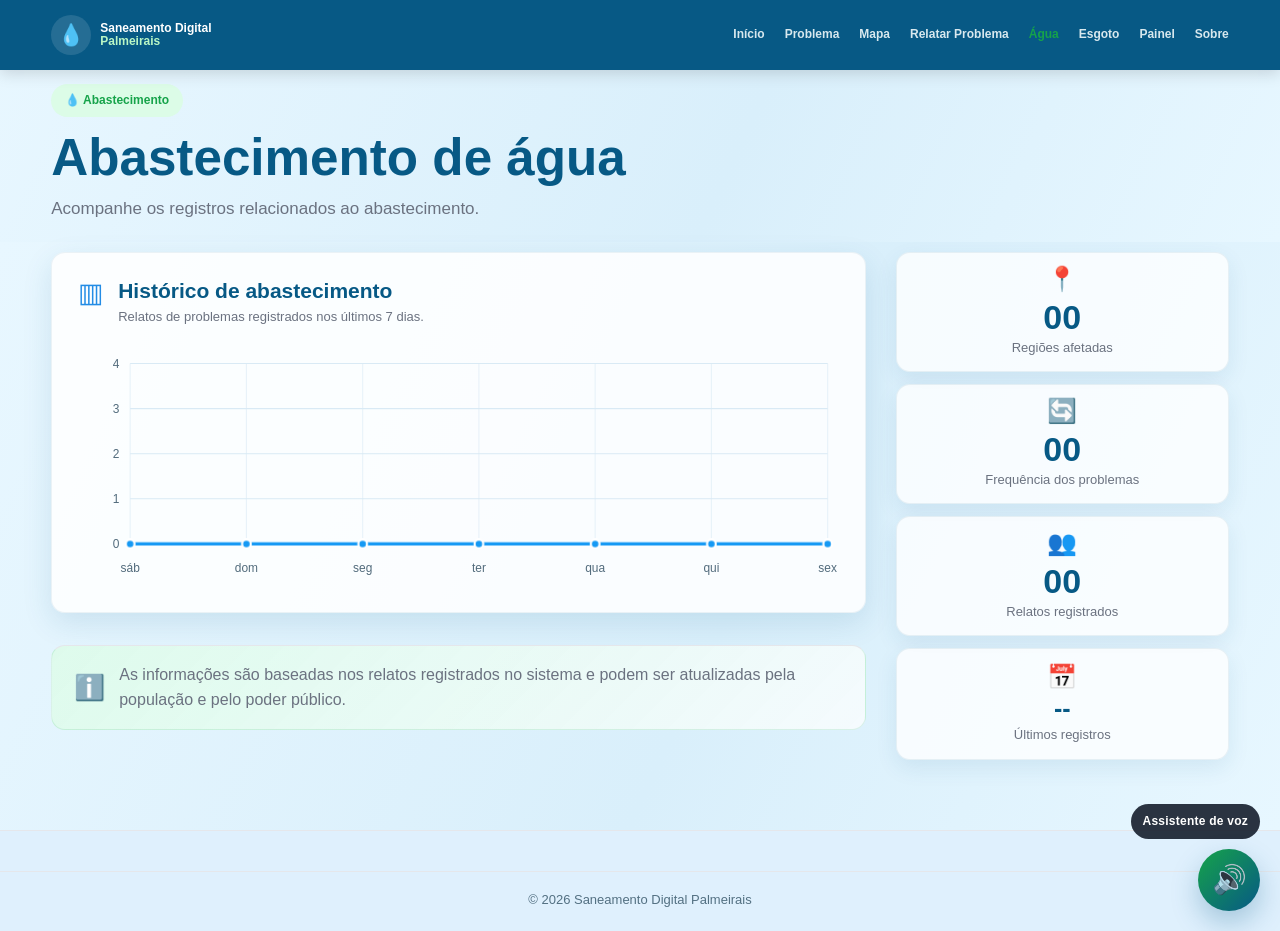
<file: agua.html>
<!DOCTYPE html>
<html lang="pt-BR">

<head>

    <meta charset="UTF-8">

    <meta name="viewport"
          content="width=device-width, initial-scale=1.0">

    <title>Abastecimento de Água | Saneamento Digital</title>

    <link rel="stylesheet" href="style.css">

</head>

<body>

<header class="header">

    <div class="container nav-container">

        <a href="index.html" class="logo">
            <span class="logo-icon">💧</span>

            <span>
                Saneamento Digital
                <strong>Palmeirais</strong>
            </span>
        </a>

        <button class="menu-btn" id="menuBtn">☰</button>

        <nav id="nav">

            <a href="index.html">Início</a>
            <a href="problema.html">Problema</a>
            <a href="mapa.html">Mapa</a>
            <a href="relatar.html">Relatar Problema</a>
            <a class="active" href="agua.html">Água</a>
            <a href="esgoto.html">Esgoto</a>
            <a href="painel.html">Painel</a>
            <a href="sobre.html">Sobre</a>

        </nav>

    </div>

</header>


<main>

<section class="page-header agua-page-header">

    <div class="container">

        <span class="tag">💧 Abastecimento</span>

        <h1>
            Abastecimento de água
        </h1>

        <p>
            Acompanhe os registros relacionados ao abastecimento.
        </p>

    </div>

</section>


<section class="section agua-section">

    <div class="container">

        <div class="agua-dashboard">
            <div class="agua-main-column">
                <section class="agua-chart-card" aria-labelledby="agua-chart-title">
                    <div class="agua-chart-heading">
                        <span class="agua-chart-icon" aria-hidden="true">▥</span>
                        <div>
                            <h2 id="agua-chart-title">Histórico de abastecimento</h2>
                            <p>Relatos de problemas registrados nos últimos 7 dias.</p>
                        </div>
                    </div>
                    <div class="agua-chart-wrap">
                        <svg id="aguaChart" class="agua-chart" viewBox="0 0 700 230" role="img" aria-label="Gráfico de relatos de problemas de abastecimento nos últimos sete dias"></svg>
                    </div>
                </section>

                <div class="notice large agua-notice">
                    <span aria-hidden="true">ℹ️</span>
                    <p>As informações são baseadas nos relatos registrados no sistema e podem ser atualizadas pela população e pelo poder público.</p>
                </div>
            </div>

            <aside class="agua-stat-list" aria-label="Indicadores de abastecimento">
                <div class="stat agua-stat">
                    <span aria-hidden="true">📍</span>
                    <strong id="aguaRegioesAfetadas">00</strong>
                    <p>Regiões afetadas</p>
                </div>
                <div class="stat agua-stat">
                    <span aria-hidden="true">🔄</span>
                    <strong id="aguaFrequenciaProblemas">00</strong>
                    <p>Frequência dos problemas</p>
                </div>
                <div class="stat agua-stat">
                    <span aria-hidden="true">👥</span>
                    <strong id="aguaRelatosRegistrados">00</strong>
                    <p>Relatos registrados</p>
                </div>
                <div class="stat agua-stat">
                    <span aria-hidden="true">📅</span>
                    <strong id="aguaUltimosRegistros">--</strong>
                    <p>Últimos registros</p>
                </div>
            </aside>
        </div>

    </div>

</section>

</main>


<footer>

    <div class="copyright">
        © 2026 Saneamento Digital Palmeirais
    </div>

</footer>


<script src="script.js"></script>

</body>
</html>
</file>
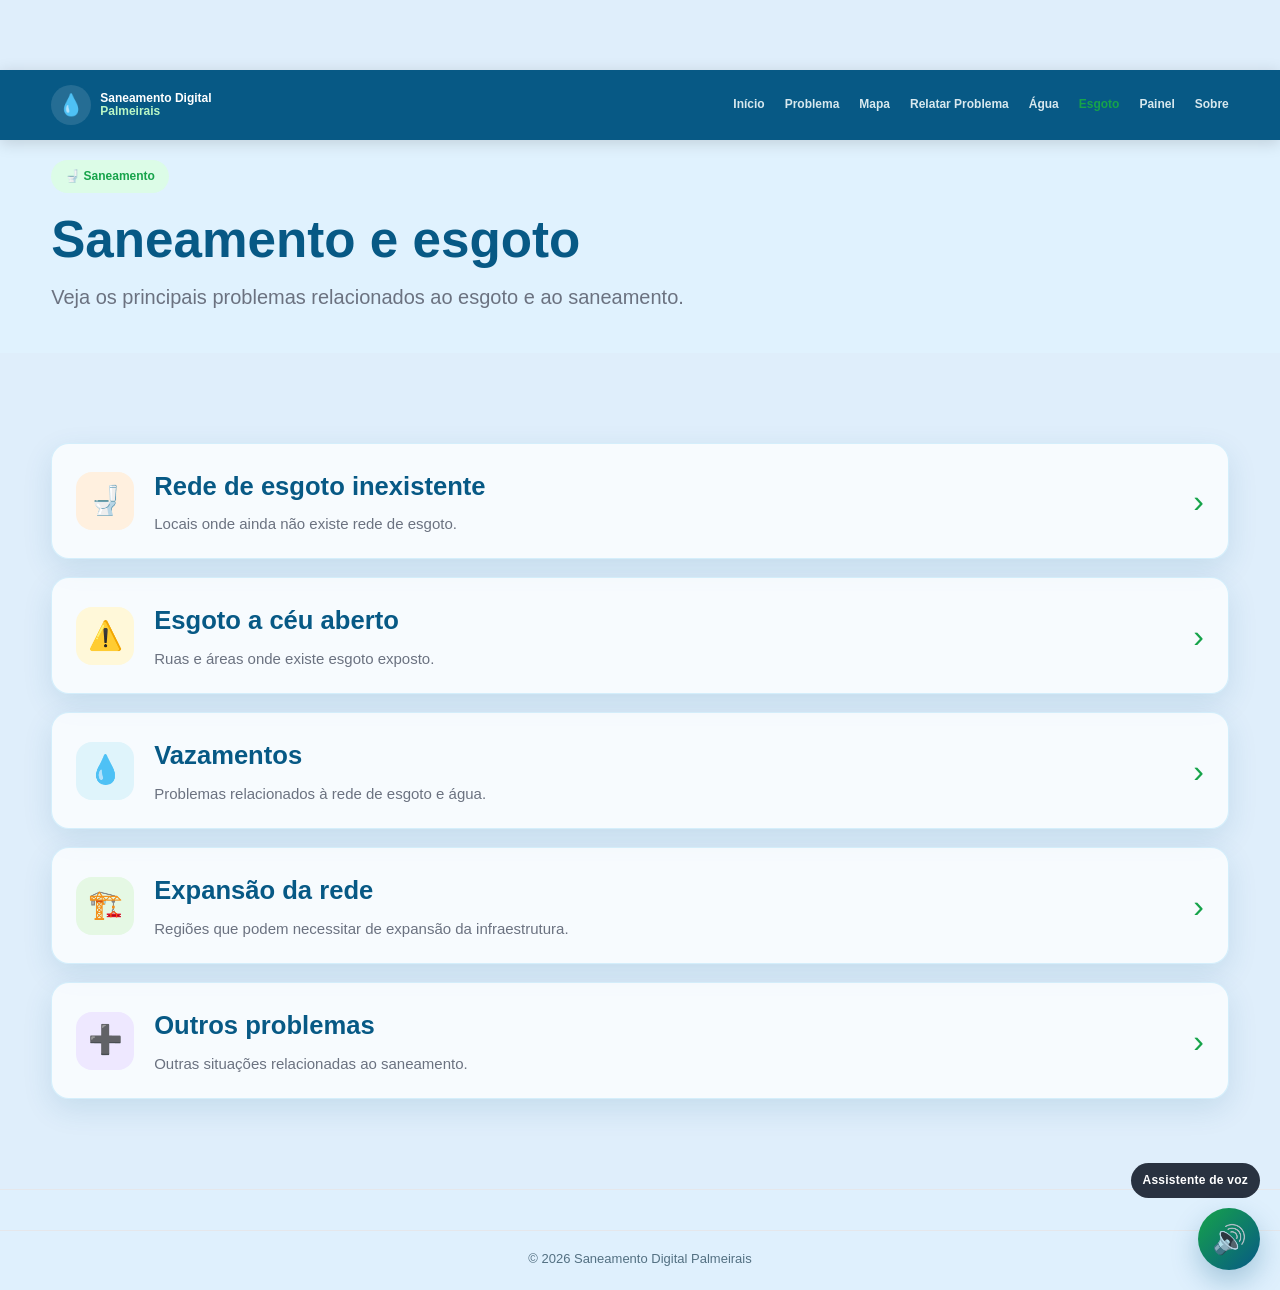
<file: esgoto.html>
<!DOCTYPE html>
<html lang="pt-BR">

<head>

    <meta charset="UTF-8">

    <meta name="viewport"
          content="width=device-width, initial-scale=1.0">

    <title>Saneamento e Esgoto | Saneamento Digital</title>

    <link rel="stylesheet" href="style.css">

</head>

<body>

<header class="header">

    <div class="container nav-container">

        <a href="index.html" class="logo">

            <span class="logo-icon">💧</span>

            <span>
                Saneamento Digital
                <strong>Palmeirais</strong>
            </span>

        </a>

        <button class="menu-btn" id="menuBtn">☰</button>

        <nav id="nav">

            <a href="index.html">Início</a>
            <a href="problema.html">Problema</a>
            <a href="mapa.html">Mapa</a>
            <a href="relatar.html">Relatar Problema</a>
            <a href="agua.html">Água</a>
            <a class="active" href="esgoto.html">Esgoto</a>
            <a href="painel.html">Painel</a>
            <a href="sobre.html">Sobre</a>

        </nav>

    </div>

</header>


<main>

<section class="page-header">

    <div class="container">

        <span class="tag">🚽 Saneamento</span>

        <h1>
            Saneamento e esgoto
        </h1>

        <p>
            Veja os principais problemas relacionados ao esgoto
            e ao saneamento.
        </p>

    </div>

</section>


<section class="section">

    <div class="container">

        <div class="category-list">

            <div class="category">

                <div class="category-icon orange">
                    🚽
                </div>

                <div>
                    <h2>
                        Rede de esgoto inexistente
                    </h2>

                    <p>
                        Locais onde ainda não existe rede
                        de esgoto.
                    </p>
                </div>

                <span>›</span>

            </div>


            <div class="category">

                <div class="category-icon yellow">
                    ⚠️
                </div>

                <div>
                    <h2>
                        Esgoto a céu aberto
                    </h2>

                    <p>
                        Ruas e áreas onde existe esgoto exposto.
                    </p>
                </div>

                <span>›</span>

            </div>


            <div class="category">

                <div class="category-icon blue">
                    💧
                </div>

                <div>
                    <h2>
                        Vazamentos
                    </h2>

                    <p>
                        Problemas relacionados à rede de esgoto
                        e água.
                    </p>
                </div>

                <span>›</span>

            </div>


            <div class="category">

                <div class="category-icon green">
                    🏗️
                </div>

                <div>
                    <h2>
                        Expansão da rede
                    </h2>

                    <p>
                        Regiões que podem necessitar de expansão
                        da infraestrutura.
                    </p>
                </div>

                <span>›</span>

            </div>


            <div class="category">

                <div class="category-icon purple">
                    ➕
                </div>

                <div>
                    <h2>
                        Outros problemas
                    </h2>

                    <p>
                        Outras situações relacionadas ao saneamento.
                    </p>
                </div>

                <span>›</span>

            </div>

        </div>

    </div>

</section>

</main>


<footer>

    <div class="copyright">
        © 2026 Saneamento Digital Palmeirais
    </div>

</footer>


<script src="script.js"></script>

</body>
</html>
</file>
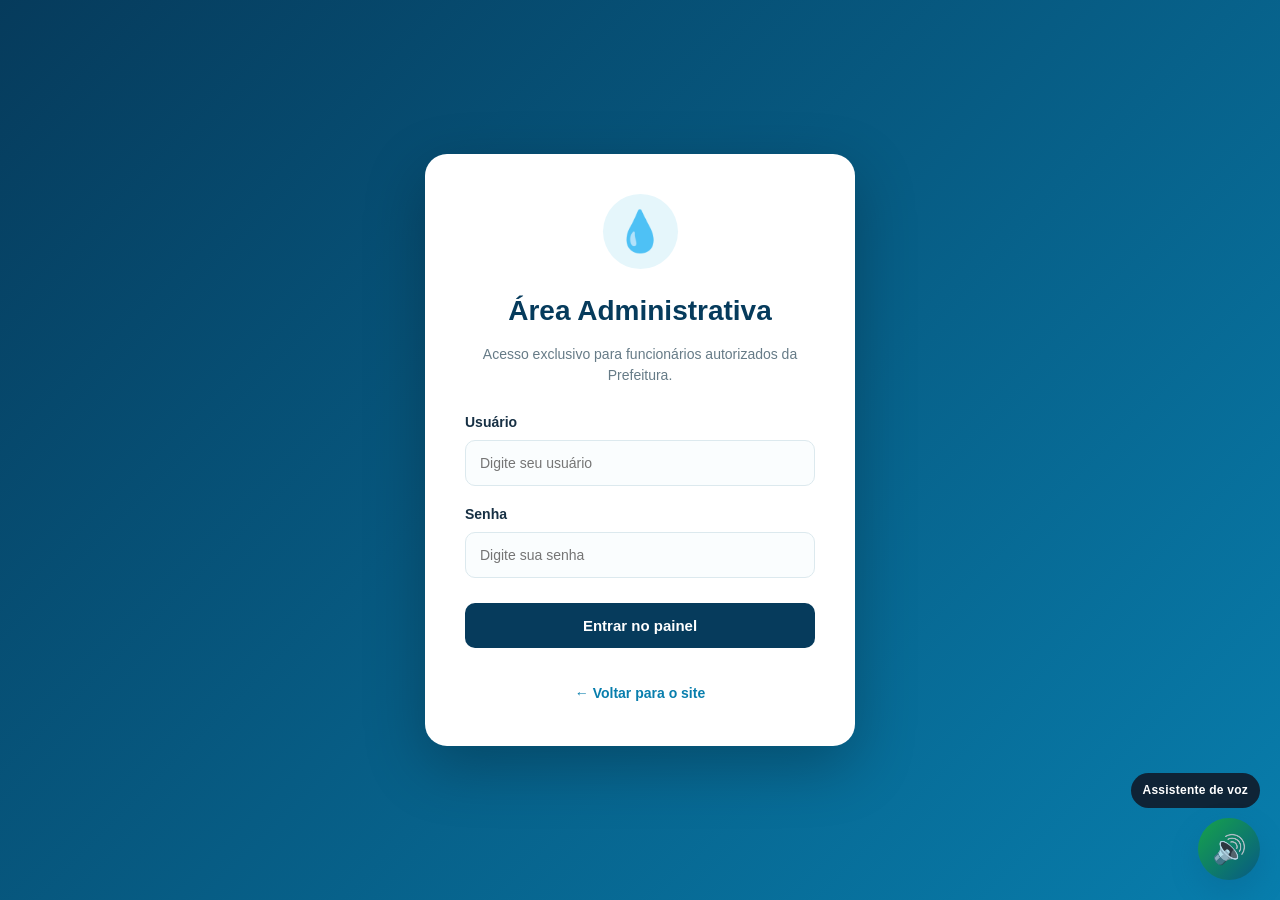
<file: painel.html>
<!DOCTYPE html>
<html lang="pt-BR">

<head>
    <meta charset="UTF-8">
    <meta name="viewport" content="width=device-width, initial-scale=1.0">

    <title>Painel Administrativo | Saneamento Digital Palmeirais</title>

    <link rel="stylesheet" href="style.css">
</head>

<body>

    <!-- LOGIN -->
    <section id="loginADM" class="login-adm">

        <div class="login-caixa">

            <div class="login-logo">
                💧
            </div>

            <h1>Área Administrativa</h1>

            <p>
                Acesso exclusivo para funcionários autorizados
                da Prefeitura.
            </p>

            <form id="formLogin">

                <label for="usuario">
                    Usuário
                </label>

                <input
                    type="text"
                    id="usuario"
                    placeholder="Digite seu usuário"
                    required
                >

                <label for="senha">
                    Senha
                </label>

                <input
                    type="password"
                    id="senha"
                    placeholder="Digite sua senha"
                    required
                >

                <button type="submit">
                    Entrar no painel
                </button>

                <p id="erroLogin" class="erro-login"></p>

            </form>

            <a href="index.html" class="voltar-site">
                ← Voltar para o site
            </a>

        </div>

    </section>


    <!-- PAINEL -->
    <section id="painelADM" class="painel-adm" style="display: none;">

        <header class="adm-header">

            <div>
                <h1>⚙️ Painel Administrativo</h1>

                <p>
                    Saneamento Digital Palmeirais
                </p>
            </div>

            <button onclick="sairADM()" class="btn-sair">
                Sair
            </button>

        </header>


        <main class="adm-conteudo">

            <div class="adm-titulo">

                <div>
                    <span>ÁREA DA PREFEITURA</span>

                    <h2>
                        Denúncias e solicitações
                    </h2>

                    <p>
                        Acompanhe os problemas registrados
                        pela população.
                    </p>
                </div>

            </div>


            <!-- CARDS -->

            <div class="cards-adm">

                <div class="card-adm">
                    <span>📋</span>
                    <p>Problemas registrados</p>
                    <strong id="totalDenuncias">0</strong>
                </div>

                <div class="card-adm">
                    <span>🚰</span>
                    <p>Falta de água</p>
                    <strong id="totalAgua">0</strong>
                </div>

                <div class="card-adm">
                    <span>🚽</span>
                    <p>Problemas de esgoto</p>
                    <strong id="totalEsgoto">0</strong>
                </div>

                <div class="card-adm">
                    <span>✅</span>
                    <p>Resolvidos</p>
                    <strong id="totalResolvidos">0</strong>
                </div>

            </div>


            <!-- FILTROS -->

            <div class="filtros-adm">

                <input
                    type="text"
                    id="buscarDenuncia"
                    placeholder="🔎 Buscar por bairro..."
                >

                <select id="filtroTipo">

                    <option value="todos">
                        Todos os problemas
                    </option>

                    <option value="Falta de água">
                        Falta de água
                    </option>

                    <option value="Falta de rede de esgoto">
                        Falta de rede de esgoto
                    </option>

                    <option value="Esgoto a céu aberto">
                        Esgoto a céu aberto
                    </option>

                    <option value="Vazamento">
                        Vazamento
                    </option>

                    <option value="Outro">
                        Outro
                    </option>

                </select>

                <button type="button" class="btn-limpar-todos" id="btnLimparTodos">
                    Limpar registros
                </button>

            </div>


            <!-- TABELA -->

            <div class="tabela-container">

                <h3>
                    Denúncias registradas
                </h3>

                <table>

                    <thead>

                        <tr>
                            <th>Data</th>
                            <th>Local</th>
                            <th>Problema</th>
                            <th>Descrição</th>
                            <th>Status</th>
                            <th>Ação</th>
                        </tr>

                    </thead>

                    <tbody id="listaDenuncias">

                        <!-- JavaScript colocará as denúncias aqui -->

                    </tbody>

                </table>

                <div id="semDenuncias" class="sem-denuncias">

                    Nenhuma denúncia registrada.

                </div>

            </div>

        </main>

    </section>


    <script src="script.js"></script>

</body>

</html>
</file>
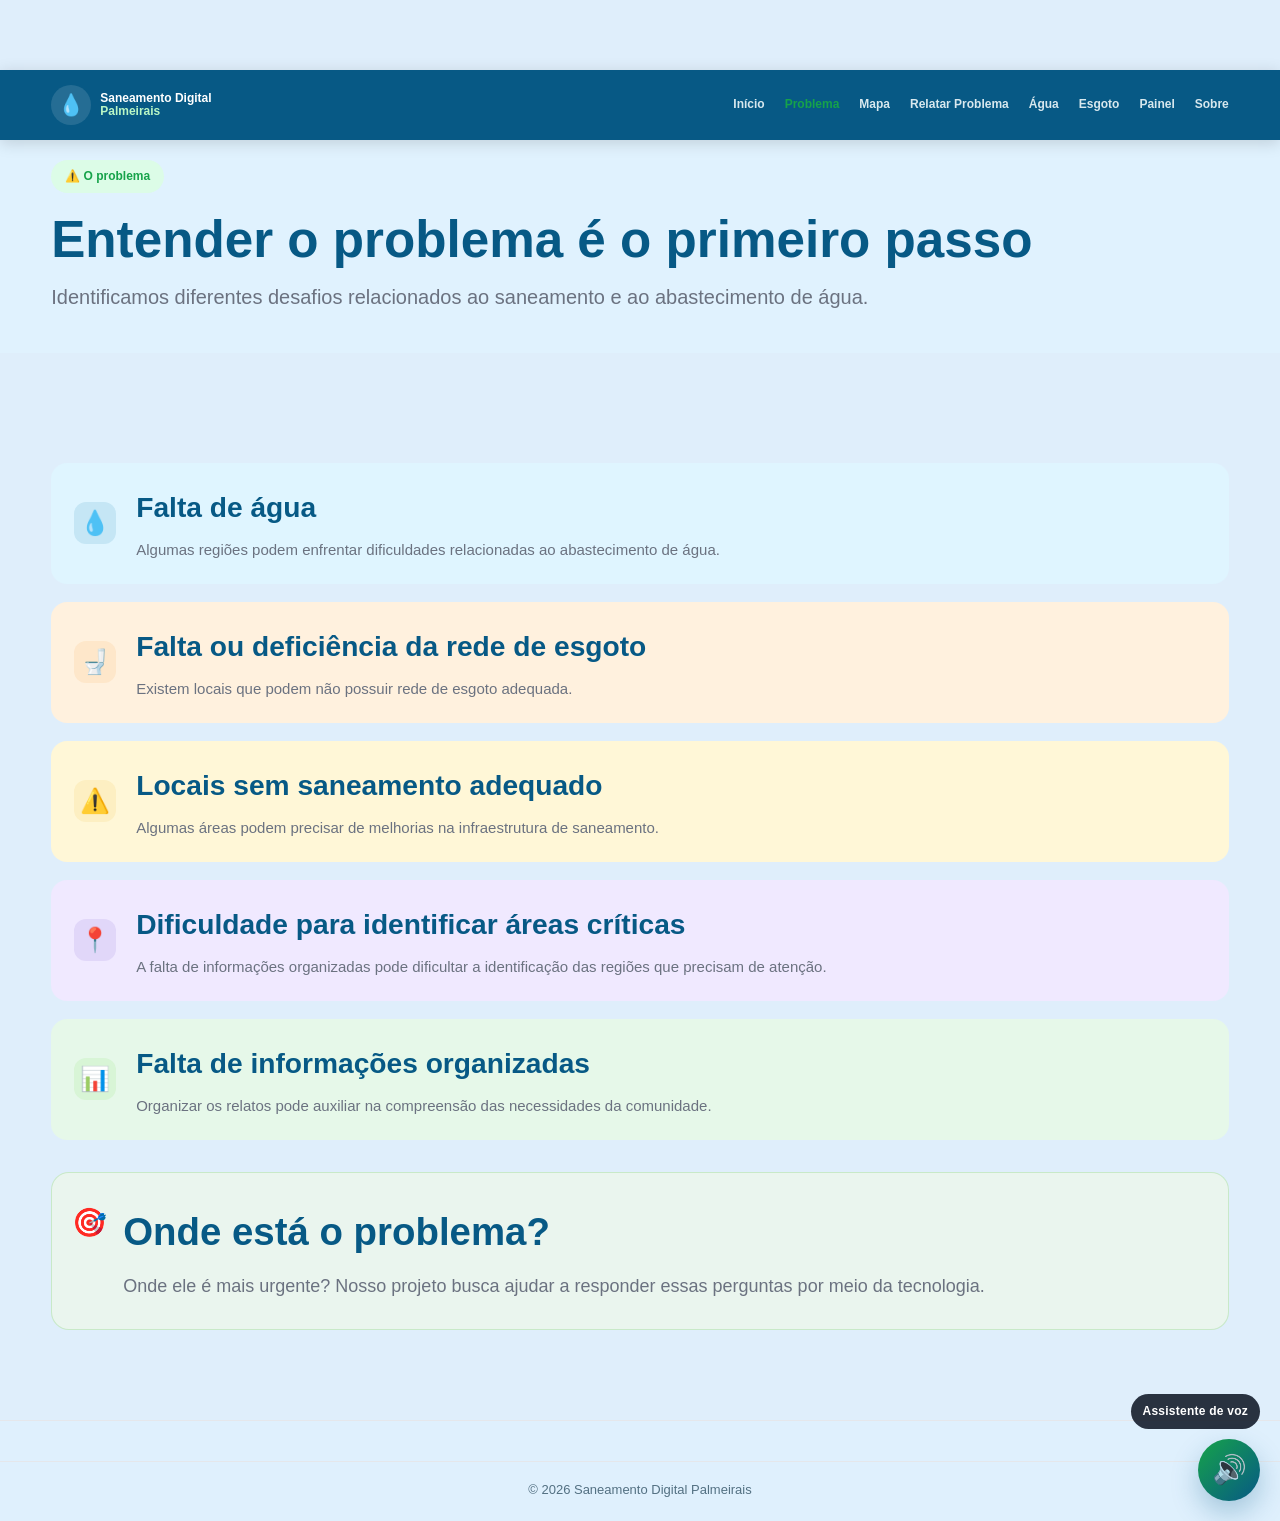
<file: problema.html>
<!DOCTYPE html>
<html lang="pt-BR">

<head>

    <meta charset="UTF-8">
    <meta name="viewport" content="width=device-width, initial-scale=1.0">

    <title>O Problema | Saneamento Digital Palmeirais</title>

    <link rel="stylesheet" href="style.css">

</head>

<body>

<header class="header">

    <div class="container nav-container">

        <a href="index.html" class="logo">
            <span class="logo-icon">💧</span>

            <span>
                Saneamento Digital
                <strong>Palmeirais</strong>
            </span>
        </a>

        <button class="menu-btn" id="menuBtn">☰</button>

        <nav id="nav">

            <a href="index.html">Início</a>
            <a class="active" href="problema.html">Problema</a>
            <a href="mapa.html">Mapa</a>
            <a href="relatar.html">Relatar Problema</a>
            <a href="agua.html">Água</a>
            <a href="esgoto.html">Esgoto</a>
            <a href="painel.html">Painel</a>
            <a href="sobre.html">Sobre</a>

        </nav>

    </div>

</header>


<main>

<section class="page-header">

    <div class="container">

        <span class="tag">⚠️ O problema</span>

        <h1>
            Entender o problema é o primeiro passo
        </h1>

        <p>
            Identificamos diferentes desafios relacionados
            ao saneamento e ao abastecimento de água.
        </p>

    </div>

</section>


<section class="section">

    <div class="container">

        <div class="problem-list">

            <div class="problem-item">

                <div class="problem-icon blue">
                    💧
                </div>

                <div>
                    <h2>Falta de água</h2>

                    <p>
                        Algumas regiões podem enfrentar dificuldades
                        relacionadas ao abastecimento de água.
                    </p>
                </div>

            </div>


            <div class="problem-item">

                <div class="problem-icon orange">
                    🚽
                </div>

                <div>
                    <h2>Falta ou deficiência da rede de esgoto</h2>

                    <p>
                        Existem locais que podem não possuir
                        rede de esgoto adequada.
                    </p>
                </div>

            </div>


            <div class="problem-item">

                <div class="problem-icon yellow">
                    ⚠️
                </div>

                <div>
                    <h2>Locais sem saneamento adequado</h2>

                    <p>
                        Algumas áreas podem precisar de melhorias
                        na infraestrutura de saneamento.
                    </p>

                </div>

            </div>


            <div class="problem-item">

                <div class="problem-icon purple">
                    📍
                </div>

                <div>
                    <h2>Dificuldade para identificar áreas críticas</h2>

                    <p>
                        A falta de informações organizadas pode
                        dificultar a identificação das regiões
                        que precisam de atenção.
                    </p>

                </div>

            </div>


            <div class="problem-item">

                <div class="problem-icon green">
                    📊
                </div>

                <div>
                    <h2>Falta de informações organizadas</h2>

                    <p>
                        Organizar os relatos pode auxiliar na
                        compreensão das necessidades da comunidade.
                    </p>

                </div>

            </div>

        </div>


        <div class="highlight">

            <span>🎯</span>

            <div>

                <h2>
                    Onde está o problema?
                </h2>

                <p>
                    Onde ele é mais urgente? Nosso projeto busca
                    ajudar a responder essas perguntas por meio
                    da tecnologia.
                </p>

            </div>

        </div>

    </div>

</section>

</main>


<footer>

    <div class="copyright">
        © 2026 Saneamento Digital Palmeirais
    </div>

</footer>


<script src="script.js"></script>

</body>
</html>
</file>
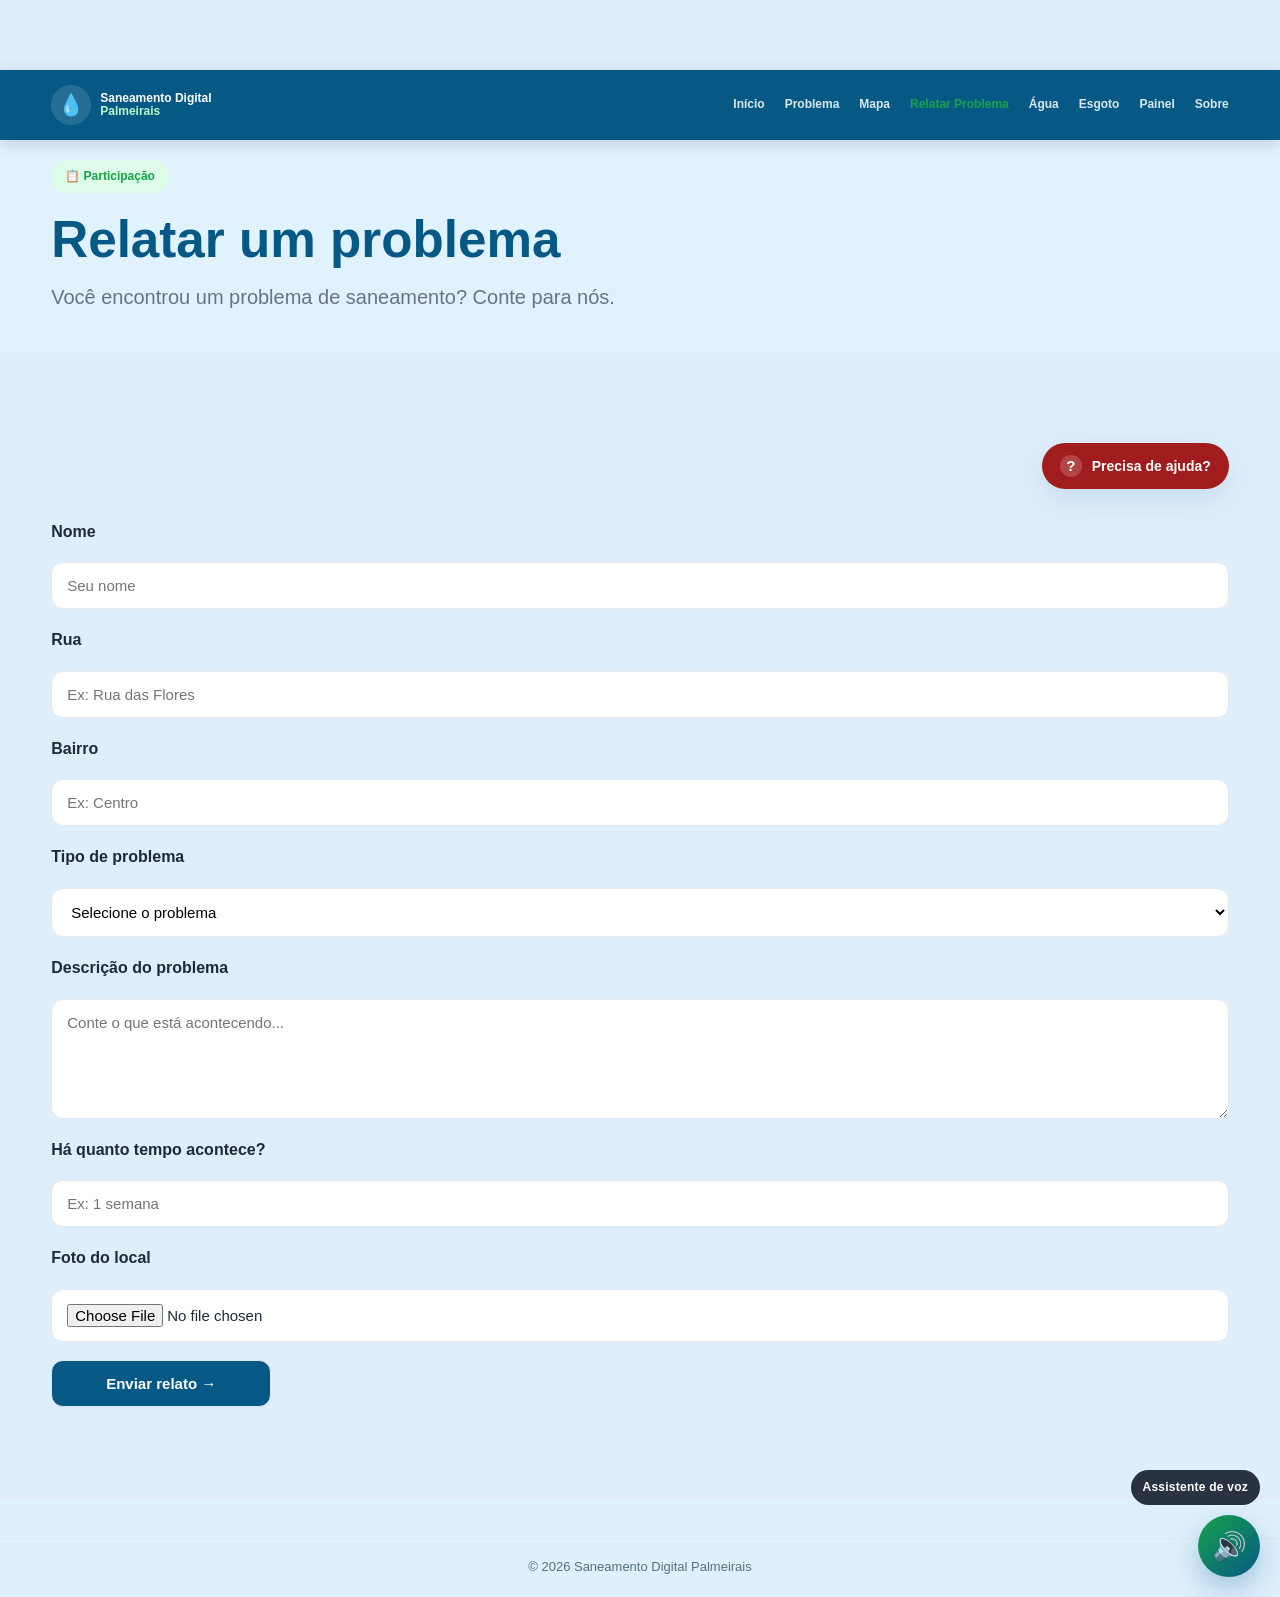
<file: relatar.html>
<!DOCTYPE html>
<html lang="pt-BR">

<head>

    <meta charset="UTF-8">

    <meta name="viewport"
          content="width=device-width, initial-scale=1.0">

    <title>Relatar Problema | Saneamento Digital</title>

    <link rel="stylesheet" href="style.css">

</head>

<body>

<header class="header">

    <div class="container nav-container">

        <a href="index.html" class="logo">

            <span class="logo-icon">💧</span>

            <span>
                Saneamento Digital
                <strong>Palmeirais</strong>
            </span>

        </a>

        <button class="menu-btn" id="menuBtn">☰</button>

        <nav id="nav">

            <a href="index.html">Início</a>
            <a href="problema.html">Problema</a>
            <a href="mapa.html">Mapa</a>
            <a class="active" href="relatar.html">
                Relatar Problema
            </a>
            <a href="agua.html">Água</a>
            <a href="esgoto.html">Esgoto</a>
            <a href="painel.html">Painel</a>
            <a href="sobre.html">Sobre</a>

        </nav>

    </div>

</header>


<main>

<section class="page-header">

    <div class="container">

        <span class="tag">📋 Participação</span>

        <h1>
            Relatar um problema
        </h1>

        <p>
            Você encontrou um problema de saneamento?
            Conte para nós.
        </p>

    </div>

</section>


<section class="section">

    <div class="container">

        <div class="help-container">

            <button
                type="button"
                class="help-button"
                id="helpButton"
                aria-expanded="false"
            >
                <span class="help-icon">?</span>
                <span>Precisa de ajuda?</span>
            </button>

            <div class="help-panel" id="helpPanel" hidden>
                <p>
                    Não sabe como registrar um problema?
                    Veja um exemplo.
                </p>

                <div class="help-example">
                    <strong>Exemplo preenchido</strong>
                    <ul>
                        <li>Nome: Maria da Silva</li>
                        <li>Rua: Avenida Principal</li>
                        <li>Bairro: Centro</li>
                        <li>Tipo: Vazamento</li>
                        <li>Descrição: Há uma água vazando na rua desde ontem.</li>
                    </ul>
                </div>

                <button type="button" class="btn btn-green btn-small" id="fillExampleBtn">
                    Preencher exemplo
                </button>
            </div>
        </div>

        <form id="formRelato">

    <label for="nome">
        Nome
    </label>

    <input
        type="text"
        id="nome"
        placeholder="Seu nome"
    >


    <label for="local">
        Rua
    </label>

    <input
        type="text"
        id="local"
        placeholder="Ex: Rua das Flores"
        required
    >

    <label for="bairro">
        Bairro
    </label>

    <input
        type="text"
        id="bairro"
        placeholder="Ex: Centro"
        required
    >


    <label for="tipo">
        Tipo de problema
    </label>

    <select id="tipo" required>

        <option value="">
            Selecione o problema
        </option>

        <option value="Falta de água">
            Falta de água
        </option>

        <option value="Falta de rede de esgoto">
            Falta de rede de esgoto
        </option>

        <option value="Esgoto a céu aberto">
            Esgoto a céu aberto
        </option>

        <option value="Vazamento">
            Vazamento
        </option>

        <option value="Outro">
            Outro
        </option>

    </select>


    <label for="descricao">
        Descrição do problema
    </label>

    <textarea
        id="descricao"
        placeholder="Conte o que está acontecendo..."
        required
    ></textarea>


    <label for="tempo">
        Há quanto tempo acontece?
    </label>

    <input
        type="text"
        id="tempo"
        placeholder="Ex: 1 semana"
    >


    <label for="foto">
        Foto do local
    </label>

    <input
        type="file"
        id="foto"
        accept="image/*"
    >


    <button type="submit">
        Enviar relato →
    </button>

</form>

<div id="sucessoRelato" class="sucesso-relato" hidden>
    <div class="sucesso-circulo">
        <div class="sucesso-circulo-interno">✓</div>
    </div>

    <h2>Sua mensagem foi enviada!</h2>

    <p class="sucesso-texto-principal">
        Obrigado por contribuir com o Saneamento Digital Palmeirais.
        Sua informação é muito importante para melhorar o saneamento
        em nossa cidade.
    </p>

    <div class="sucesso-info">
        <span class="sucesso-info-icone">i</span>
        <p>
            O que acontece agora?<br>
            Nossa equipe irá analisar sua mensagem e, se necessário,
            entrará em contato para mais informações.
        </p>
    </div>

    <button type="button" class="btn-sucesso-home" id="voltarHomeRelato">
        🏠 Voltar para a página inicial
    </button>
</div>

    </div>

</section>

</main>


<footer>

    <div class="copyright">
        © 2026 Saneamento Digital Palmeirais
    </div>

</footer>


<script src="script.js"></script>

</body>
</html>
</file>
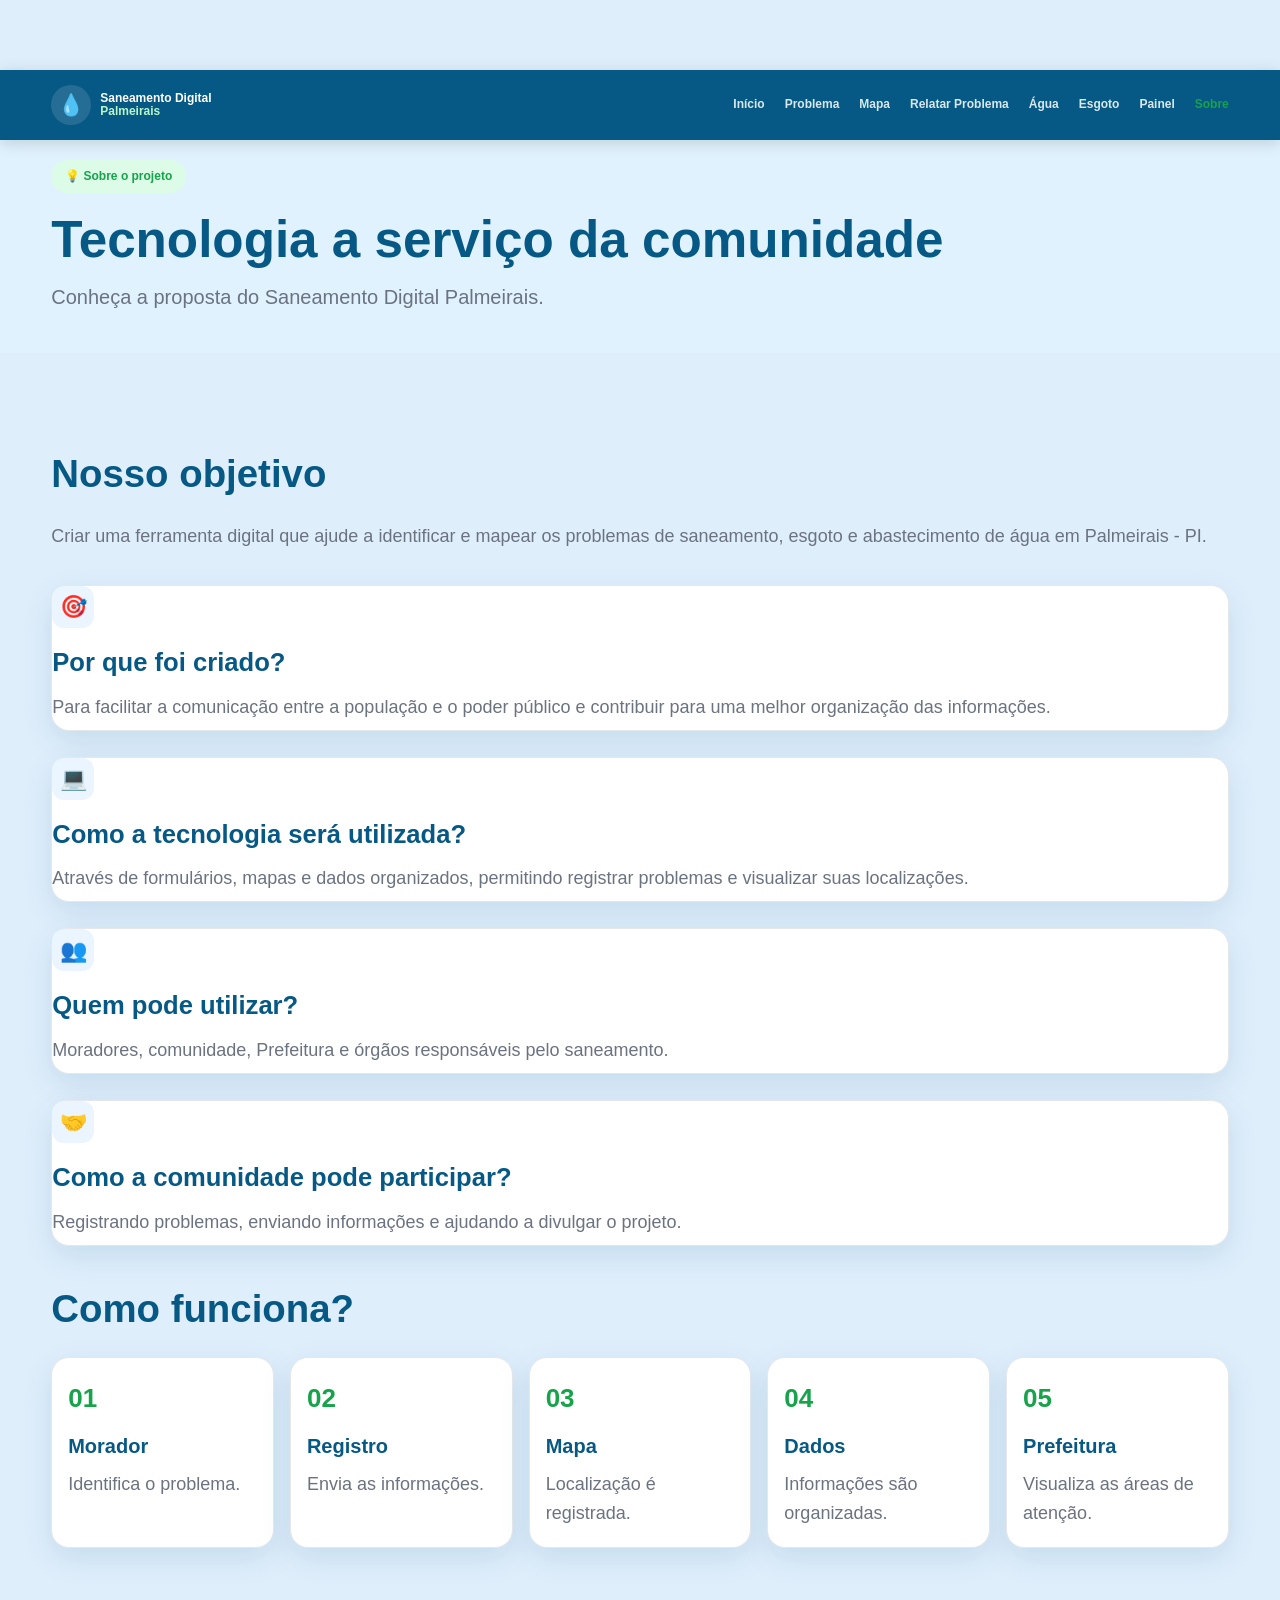
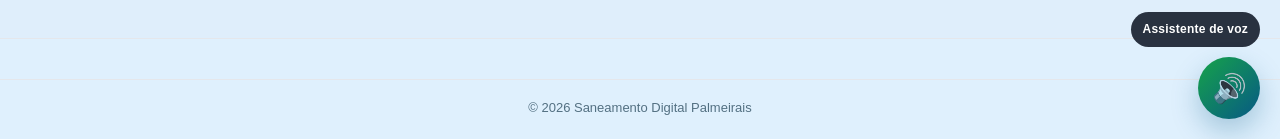
<file: sobre.html>
<!DOCTYPE html>
<html lang="pt-BR">

<head>

    <meta charset="UTF-8">

    <meta name="viewport"
          content="width=device-width, initial-scale=1.0">

    <title>Sobre o Projeto | Saneamento Digital</title>

    <link rel="stylesheet" href="style.css">

</head>

<body>

<header class="header">

    <div class="container nav-container">

        <a href="index.html" class="logo">

            <span class="logo-icon">💧</span>

            <span>
                Saneamento Digital
                <strong>Palmeirais</strong>
            </span>

        </a>

        <button class="menu-btn" id="menuBtn">☰</button>

        <nav id="nav">

            <a href="index.html">Início</a>
            <a href="problema.html">Problema</a>
            <a href="mapa.html">Mapa</a>
            <a href="relatar.html">Relatar Problema</a>
            <a href="agua.html">Água</a>
            <a href="esgoto.html">Esgoto</a>
            <a href="painel.html">Painel</a>
            <a class="active" href="sobre.html">Sobre</a>

        </nav>

    </div>

</header>


<main>

<section class="page-header">

    <div class="container">

        <span class="tag">💡 Sobre o projeto</span>

        <h1>
            Tecnologia a serviço da comunidade
        </h1>

        <p>
            Conheça a proposta do Saneamento Digital Palmeirais.
        </p>

    </div>

</section>


<section class="section">

    <div class="container">

        <div class="about-grid">

            <div>

                <h2>
                    Nosso objetivo
                </h2>

                <p>
                    Criar uma ferramenta digital que ajude a
                    identificar e mapear os problemas de
                    saneamento, esgoto e abastecimento de água
                    em Palmeirais - PI.
                </p>

            </div>


            <div class="about-card">

                <span>🎯</span>

                <h2>
                    Por que foi criado?
                </h2>

                <p>
                    Para facilitar a comunicação entre a população
                    e o poder público e contribuir para uma melhor
                    organização das informações.
                </p>

            </div>


            <div class="about-card">

                <span>💻</span>

                <h2>
                    Como a tecnologia será utilizada?
                </h2>

                <p>
                    Através de formulários, mapas e dados
                    organizados, permitindo registrar problemas
                    e visualizar suas localizações.
                </p>

            </div>


            <div class="about-card">

                <span>👥</span>

                <h2>
                    Quem pode utilizar?
                </h2>

                <p>
                    Moradores, comunidade, Prefeitura e órgãos
                    responsáveis pelo saneamento.
                </p>

            </div>


            <div class="about-card">

                <span>🤝</span>

                <h2>
                    Como a comunidade pode participar?
                </h2>

                <p>
                    Registrando problemas, enviando informações
                    e ajudando a divulgar o projeto.
                </p>

            </div>

        </div>


        <div class="workflow">

            <h2>
                Como funciona?
            </h2>

            <div class="workflow-grid">

                <div>
                    <strong>01</strong>
                    <span>Morador</span>
                    <p>Identifica o problema.</p>
                </div>

                <div>
                    <strong>02</strong>
                    <span>Registro</span>
                    <p>Envia as informações.</p>
                </div>

                <div>
                    <strong>03</strong>
                    <span>Mapa</span>
                    <p>Localização é registrada.</p>
                </div>

                <div>
                    <strong>04</strong>
                    <span>Dados</span>
                    <p>Informações são organizadas.</p>
                </div>

                <div>
                    <strong>05</strong>
                    <span>Prefeitura</span>
                    <p>Visualiza as áreas de atenção.</p>
                </div>

            </div>

        </div>

    </div>

</section>

</main>


<footer>

    <div class="copyright">
        © 2026 Saneamento Digital Palmeirais
    </div>

</footer>


<script src="script.js"></script>

</body>
</html>
</file>
<file: style.css>
﻿/* ==================================================
   RESET E BASE
================================================== */

* {
    margin: 0;
    padding: 0;
    box-sizing: border-box;
}

html {
    scroll-behavior: smooth;
}

body {
    font-family: Arial, Helvetica, sans-serif;
    color: var(--text);
    background: #dfeefb;
    line-height: 1.6;
    opacity: 0;
    transform: translateY(8px);
    transition: opacity .45s ease, transform .45s ease;
}

body.page-ready {
    opacity: 1;
    transform: translateY(0);
}

body.page-leaving {
    opacity: 0;
    transform: translateY(-8px);
}

a {
    text-decoration: none;
    color: inherit;
}

button,
input,
textarea,
select {
    font-family: inherit;
}

:root {
    --blue-dark: #075985;
    --blue: #0ea5e9;
    --blue-light: #e0f2fe;
    --green: #16a34a;
    --green-dark: #15803d;
    --green-soft: #dcfce7;
    --orange: #ea580c;
    --yellow: #fbbf24;
    --purple: #7c3aed;
    --text: #1f2937;
    --gray: #6b7280;
    --white: #ffffff;
    --bg: #f3f4f6;
    --border: #e5e7eb;
    --shadow: 0 10px 30px rgba(7, 89, 133, .12);
}

.container {
    width: 92%;
    max-width: 1180px;
    margin: auto;
}

/* ==================================================
   HEADER
================================================== */

.header {
    height: 70px;
    position: fixed;
    top: 0;
    left: 0;
    width: 100%;
    background: var(--blue-dark);
    color: white;
    z-index: 999;
    box-shadow: 0 3px 15px rgba(0,0,0,.15);
}

.nav-container {
    height: 100%;
    display: flex;
    align-items: center;
    justify-content: space-between;
}

.logo {
    display: flex;
    align-items: center;
    gap: 9px;
    font-size: 12px;
    font-weight: bold;
    line-height: 1.1;
}

.logo strong {
    display: block;
    color: #baf7c5;
}

.logo-icon {
    width: 40px;
    height: 40px;
    display: grid;
    place-items: center;
    background: rgba(255,255,255,.12);
    border-radius: 50%;
    font-size: 21px;
}

nav {
    display: flex;
    align-items: center;
    gap: 20px;
}

nav a {
    color: #d8e8ee;
    font-size: 12px;
    font-weight: bold;
    padding: 8px 0;
    transition: .3s;
}

nav a:hover,
nav a.active {
    color: var(--green);
}

.menu-btn {
    display: none;
    border: 0;
    color: white;
    background: transparent;
    font-size: 28px;
    cursor: pointer;
}

/* ==================================================
   HERO
================================================== */

.hero {
    min-height: 680px;
    position: relative;
    overflow: hidden;
    display: flex;
    align-items: center;
    padding: 92px 0 58px;
}

.hero-image {
    position: absolute;
    inset: 0;
    background-image: linear-gradient(90deg, rgba(2,35,51,.88), rgba(2,50,69,.58), rgba(0,0,0,.18)), url("images.jpg");
    background-size: cover;
    background-position: center;
}

.hero-overlay {
    position: absolute;
    inset: 0;
    background: linear-gradient(90deg, rgba(2,35,51,.88), rgba(2,50,69,.58), rgba(0,0,0,.18));
}

.hero-content {
    position: relative;
    z-index: 2;
    color: white;
}

.badge,
.tag {
    display: inline-block;
    padding: 7px 14px;
    border-radius: 30px;
    background: #dcfce7;
    color: var(--green);
    font-size: 12px;
    font-weight: bold;
    margin-bottom: 15px;
}

.hero .badge {
    background: rgba(255,255,255,.15);
    color: white;
}

.hero h1 {
    max-width: 700px;
    font-size: clamp(42px, 6vw, 72px);
    line-height: 1.03;
    margin-bottom: 20px;
}

.hero h1 span {
    display: block;
    color: var(--green);
}

.hero p {
    max-width: 650px;
    font-size: 19px;
    color: #eef8fb;
    margin-bottom: 30px;
}

.home-tutorial-video {
    width: min(100%, 360px);
    margin: 22px 0 0;
    border-radius: 12px;
    box-shadow: 0 12px 28px rgba(0, 0, 0, .28);
}

.home-tutorial-video .tutorial-video-header {
    padding: 11px 14px 9px;
}

.home-tutorial-video .tutorial-video-header strong {
    font-size: 15px;
}

.home-tutorial-video .tutorial-video {
    max-height: none;
    aspect-ratio: 16 / 9;
}

/* ==================================================
   BOTÕES
================================================== */

.buttons {
    display: flex;
    flex-wrap: wrap;
    gap: 12px;
}

.center {
    justify-content: center;
}

.btn {
    display: inline-flex;
    align-items: center;
    justify-content: center;
    padding: 13px 22px;
    border-radius: 30px;
    font-size: 14px;
    font-weight: bold;
    border: 2px solid transparent;
    cursor: pointer;
    transition: .3s;
}

.btn-green {
    background: var(--blue);
    color: var(--white);
}

.btn-green:hover {
    background: var(--blue-dark);
    color: white;
    transform: translateY(-2px);
}

.btn-light {
    background: transparent;
    color: white;
    border-color: rgba(255,255,255,.8);
}

.btn-light:hover {
    background: white;
    color: var(--blue-dark);
}

/* ==================================================
   QUICK INFO
================================================== */

.quick-info {
    background: rgba(255, 255, 255, 0.35);
    border-bottom: 1px solid rgba(7, 89, 133, 0.12);
}

.quick-grid {
    display: grid;
    grid-template-columns: repeat(4,1fr);
}

.quick-grid > div {
    padding: 25px 20px;
    text-align: center;
    border-right: 1px solid var(--border);
}

.quick-grid > div:last-child {
    border: 0;
}

.quick-grid span {
    display: block;
    font-size: 30px;
    margin-bottom: 7px;
}

.quick-grid strong {
    display: block;
    font-size: 14px;
}

.quick-grid p {
    color: var(--gray);
    font-size: 12px;
}

/* ==================================================
   SEÇÕES
================================================== */

.section {
    padding: 90px 0;
}

.section-title {
    text-align: center;
    max-width: 700px;
    margin: 0 auto 45px;
}

.section-title h2 {
    font-size: 38px;
    line-height: 1.2;
    margin-bottom: 12px;
    color: var(--blue-dark);
}

.section-title p {
    color: var(--gray);
}

.cards {
    display: grid;
    grid-template-columns: repeat(3,1fr);
    gap: 22px;
}

.category-list {
    display: grid;
    gap: 18px;
}

.category {
    display: grid;
    grid-template-columns: auto 1fr auto;
    align-items: center;
    gap: 20px;
    padding: 22px 24px;
    background: rgba(255, 255, 255, 0.74);
    border: 1px solid rgba(14, 165, 233, 0.15);
    border-radius: 18px;
    box-shadow: var(--shadow);
    transition: .3s;
}

.category:hover {
    transform: translateY(-3px);
}

.category-icon {
    width: 58px;
    height: 58px;
    display: grid;
    place-items: center;
    border-radius: 16px;
    font-size: 28px;
    background: rgba(14, 165, 233, 0.12);
}

.category h2 {
    font-size: clamp(22px, 2vw, 28px);
    color: var(--blue-dark);
    margin-bottom: 6px;
}

.category p {
    color: var(--gray);
    font-size: 15px;
}

.category span {
    font-size: 32px;
    color: var(--green);
    line-height: 1;
}

.stats {
    display: grid;
    grid-template-columns: repeat(4, minmax(180px, 1fr));
    gap: 18px;
    margin-top: 10px;
}

.stat {
    background: linear-gradient(180deg, rgba(255,255,255,0.88), rgba(224,242,254,0.9));
    border: 1px solid rgba(7, 89, 133, 0.08);
    border-radius: 18px;
    padding: 28px 22px;
    text-align: center;
    box-shadow: var(--shadow);
}

.stat span {
    display: inline-block;
    font-size: 28px;
    margin-bottom: 10px;
}

.stat strong {
    display: block;
    font-size: clamp(32px, 3vw, 42px);
    color: var(--blue-dark);
    margin-bottom: 8px;
}

.stat p {
    color: var(--gray);
    font-size: 14px;
    font-weight: 600;
}

.notice {
    margin-top: 32px;
    padding: 22px 24px;
    border-radius: 18px;
    border: 1px solid rgba(22, 163, 74, 0.12);
    background: linear-gradient(135deg, rgba(220,252,231,0.8), rgba(255,255,255,0.7));
    display: flex;
    align-items: center;
    gap: 14px;
}

.notice span {
    font-size: 28px;
}

.notice p {
    color: var(--text);
    font-size: 16px;
    line-height: 1.6;
}

.notice.large {
    padding: 26px 28px;
}

.page-header.agua-page-header {
    margin-top: 0;
    padding: 84px 0 20px;
    background: linear-gradient(115deg, #e8f7ff, #d9effb 58%, #e7f7ff);
}

.page-header.agua-page-header .tag {
    margin-bottom: 12px;
}

.page-header.agua-page-header h1 {
    margin-bottom: 8px;
}

.page-header.agua-page-header p {
    font-size: 17px;
}

.agua-section {
    padding: 10px 0 70px;
    background: linear-gradient(115deg, #e8f7ff, #d9effb 58%, #e7f7ff);
}

.agua-dashboard {
    display: grid;
    grid-template-columns: minmax(0, 2.25fr) minmax(230px, .92fr);
    align-items: start;
    gap: 30px;
}

.agua-main-column {
    min-width: 0;
}

.agua-chart-card {
    padding: 24px 26px 18px;
    border: 1px solid rgba(7, 89, 133, .07);
    border-radius: 14px;
    background: rgba(255, 255, 255, .86);
    box-shadow: var(--shadow);
}

.agua-chart-heading {
    display: flex;
    align-items: flex-start;
    gap: 14px;
    margin-bottom: 16px;
}

.agua-chart-icon {
    color: #238ce5;
    font-size: 27px;
    line-height: 1.2;
}

.agua-chart-heading h2 {
    color: var(--blue-dark);
    font-size: 21px;
    line-height: 1.35;
}

.agua-chart-heading p {
    margin-top: 2px;
    color: var(--gray);
    font-size: 13px;
}

.agua-chart-wrap {
    width: 100%;
    overflow: hidden;
}

.agua-chart {
    display: block;
    width: 100%;
    height: auto;
    min-height: 190px;
    overflow: visible;
}

.agua-chart-grid {
    stroke: #d9eaf5;
    stroke-width: 1;
}

.agua-chart-axis {
    fill: #526b7c;
    font: 11px Arial, Helvetica, sans-serif;
}

.agua-chart-area {
    fill: url(#aguaAreaFill);
}

.agua-chart-line {
    fill: none;
    stroke: #1599f4;
    stroke-width: 3;
    stroke-linecap: round;
    stroke-linejoin: round;
}

.agua-chart-point {
    fill: #1599f4;
    stroke: white;
    stroke-width: 2;
}

.agua-chart-series {
    transform-box: fill-box;
    transform-origin: center bottom;
}

.agua-chart-series-animar {
    animation: agua-chart-rise 900ms cubic-bezier(.2, .75, .25, 1) both;
}

@keyframes agua-chart-rise {
    from {
        opacity: .25;
        transform: scaleY(0);
    }

    to {
        opacity: 1;
        transform: scaleY(1);
    }
}

@media (prefers-reduced-motion: reduce) {
    .agua-chart-series-animar {
        animation: none;
    }
}

.agua-stat-list {
    display: grid;
    gap: 12px;
}

.agua-stat {
    min-height: 112px;
    display: flex;
    flex-direction: column;
    align-items: center;
    justify-content: center;
    padding: 12px 16px;
    border-radius: 14px;
    background: rgba(255, 255, 255, .78);
    box-shadow: 0 8px 22px rgba(7, 89, 133, .09);
}

.agua-stat span {
    margin-bottom: 2px;
    font-size: 24px;
    line-height: 1.2;
}

.agua-stat strong {
    margin: 0;
    font-size: 34px;
    line-height: 1.25;
}

.agua-stat p {
    font-size: 13px;
    font-weight: 400;
}

.agua-stat #aguaUltimosRegistros {
    font-size: 25px;
}

.agua-notice {
    min-height: 72px;
    margin-top: 20px;
    padding: 16px 22px !important;
    border-radius: 14px;
}

.agua-notice span {
    flex: 0 0 auto;
    font-size: 25px;
}

.agua-notice p {
    color: var(--gray);
    font-size: 13px;
}

.tutorial-grid {
    display: grid;
    grid-template-columns: repeat(4, minmax(220px, 1fr));
    gap: 22px;
    margin-top: 12px;
}

.step-card {
    background: rgba(255, 255, 255, 0.72);
    border: 1px solid var(--border);
    border-radius: 18px;
    padding: 28px 22px;
    box-shadow: var(--shadow);
    transition: .3s;
}

.step-card:hover {
    transform: translateY(-5px);
}

.step-number {
    display: inline-flex;
    align-items: center;
    justify-content: center;
    width: 42px;
    height: 42px;
    border-radius: 50%;
    background: linear-gradient(135deg, var(--blue-dark), var(--blue));
    color: white;
    font-weight: bold;
    margin-bottom: 16px;
}

.step-card h3 {
    margin-bottom: 10px;
    color: var(--blue-dark);
    font-size: 24px;
}

.step-card p {
    color: var(--gray);
    font-size: 15px;
    line-height: 1.6;
}

.card {
    background: rgba(255, 255, 255, 0.7);
    border: 1px solid rgba(14, 165, 233, 0.18);
    border-radius: 18px;
    padding: 30px;
    box-shadow: var(--shadow);
    transition: .3s;
}

.card:hover {
    transform: translateY(-5px);
}

.icon {
    width: 55px;
    height: 55px;
    display: grid;
    place-items: center;
    border-radius: 15px;
    font-size: 27px;
    margin-bottom: 18px;
}

.blue {
    background: #dff4fb;
    color: var(--blue);
}

.orange {
    background: #fff0df;
    color: var(--orange);
}

.yellow {
    background: #fff8d9;
    color: #b99100;
}

.purple {
    background: #eee8ff;
    color: var(--purple);
}

.green {
    background: #e5f8e4;
    color: #36a43b;
}

.card h3 {
    margin-bottom: 8px;
}

.card p {
    color: var(--gray);
    font-size: 14px;
    margin-bottom: 18px;
}

.card a {
    color: var(--green);
    font-size: 13px;
    font-weight: bold;
}

/* ==================================================
   CTA
================================================== */

.cta {
    padding: 80px 0;
    text-align: center;
    color: white;
    background: linear-gradient(135deg, var(--blue-dark), var(--blue));
}

.cta h2 {
    font-size: 40px;
    max-width: 750px;
    margin: auto auto 12px;
}

.cta p {
    color: #d8edf3;
    margin-bottom: 25px;
}

/* ==================================================
   PÁGINAS INTERNAS
================================================== */

main {
    min-height: calc(100vh - 70px);
}

.page-header {
    margin-top: 70px;
    padding: 90px 0 40px;
    background: var(--blue-light);
}

.page-header .container {
    max-width: 1200px;
}

.page-header .tag {
    margin-bottom: 18px;
    background: #dcfce7;
    color: var(--green);
}

.page-header h1 {
    font-size: clamp(34px, 4vw, 56px);
    line-height: 1.12;
    color: var(--blue-dark);
    margin-bottom: 12px;
}

.page-header p {
    font-size: 20px;
    color: var(--gray);
}

.problem-list {
    display: grid;
    gap: 18px;
    margin-top: 20px;
}

.problem-item {
    display: flex;
    align-items: center;
    gap: 20px;
    padding: 22px 18px;
    border-radius: 16px;
    background: #dff5ff;
    border-left: 5px solid transparent;
}

.problem-item:nth-child(2) {
    background: #fff1de;
}

.problem-item:nth-child(3) {
    background: #fff7d7;
}

.problem-item:nth-child(4) {
    background: #f0e9ff;
}

.problem-item:nth-child(5) {
    background: #e6f8e9;
}

.problem-item h2 {
    font-size: clamp(24px, 2.2vw, 36px);
    margin-bottom: 8px;
    color: var(--blue-dark);
}

.problem-item p {
    color: var(--gray);
    font-size: 15px;
}

.problem-icon {
    width: 42px;
    height: 42px;
    min-width: 42px;
    display: grid;
    place-items: center;
    border-radius: 12px;
    font-size: 24px;
    background: rgba(255,255,255,0.6);
}

.problem-icon.blue { background: rgba(8,126,173,0.12); }
.problem-icon.orange { background: rgba(242,153,58,0.12); }
.problem-icon.yellow { background: rgba(232,183,46,0.12); }
.problem-icon.purple { background: rgba(118,85,200,0.12); }
.problem-icon.green { background: rgba(117,220,77,0.12); }

.highlight {
    display: flex;
    align-items: flex-start;
    gap: 16px;
    margin-top: 32px;
    padding: 28px 20px;
    background: #eaf5ee;
    border-radius: 18px;
    border: 1px solid rgba(67,184,45,0.2);
}

.highlight span {
    font-size: 28px;
    display: inline-block;
}

.highlight h2 {
    font-size: clamp(26px, 3vw, 40px);
    margin-bottom: 10px;
    color: var(--blue-dark);
}

.highlight p {
    color: var(--gray);
    font-size: 18px;
}

.map-layout {
    display: grid;
    grid-template-columns: minmax(0, 2.3fr) minmax(250px, 0.9fr);
    gap: 30px;
    align-items: start;
}

.map-wrapper {
    background: white;
    border-radius: 20px;
    border: 1px solid var(--border);
    box-shadow: var(--shadow);
    overflow: hidden;
    min-width: 0;
}

#map {
    width: 100%;
    height: 520px;
    min-height: 520px;
    min-width: 0;
}

.map-sidebar {
    background: white;
    border: 1px solid var(--border);
    border-radius: 18px;
    padding: 24px 22px;
    box-shadow: var(--shadow);
}

.map-sidebar h2 {
    font-size: 32px;
    margin-bottom: 22px;
    color: var(--blue-dark);
}

.legend {
    display: flex;
    align-items: center;
    gap: 10px;
    margin-bottom: 16px;
    font-size: 18px;
    color: var(--text);
}

.dot {
    width: 12px;
    height: 12px;
    border-radius: 50%;
    display: inline-block;
}

.dot.red { background: #dc2626; }
.dot.orange { background: #ea580c; }
.dot.yellow { background: #2563eb; }
.dot.green { background: #16a34a; }

.notice {
    margin-top: 32px;
    padding-top: 22px;
    border-top: 1px solid var(--border);
}

.notice strong {
    display: flex;
    align-items: center;
    gap: 8px;
    font-size: 24px;
    color: var(--blue-dark);
    margin-bottom: 10px;
}

.notice p {
    color: var(--gray);
    font-size: 16px;
    line-height: 1.6;
}

.about-grid {
    display: grid;
    gap: 26px;
}

.about-grid > div {
    padding: 0 0 8px;
}

.about-grid h2,
.workflow h2 {
    font-size: clamp(30px, 3vw, 54px);
    color: var(--blue-dark);
    margin-bottom: 18px;
}

.about-grid p,
.workflow p {
    color: var(--gray);
    font-size: 18px;
    line-height: 1.6;
}

.about-card {
    background: white;
    border: 1px solid var(--border);
    border-radius: 18px;
    padding: 24px 22px;
    box-shadow: var(--shadow);
}

.about-card span {
    display: inline-flex;
    width: 42px;
    height: 42px;
    border-radius: 12px;
    background: #eaf5ff;
    align-items: center;
    justify-content: center;
    font-size: 22px;
    margin-bottom: 14px;
}

.about-card h2 {
    font-size: clamp(24px, 2vw, 34px);
    margin-bottom: 10px;
}

.workflow {
    margin-top: 32px;
}

.workflow-grid {
    display: grid;
    grid-template-columns: repeat(5, minmax(150px, 1fr));
    gap: 16px;
    margin-top: 18px;
}

.workflow-grid > div {
    background: white;
    border: 1px solid var(--border);
    border-radius: 18px;
    padding: 20px 16px;
    box-shadow: var(--shadow);
}

.workflow-grid strong {
    display: block;
    font-size: 26px;
    color: var(--green);
    margin-bottom: 10px;
}

.workflow-grid span {
    display: block;
    font-weight: bold;
    font-size: 20px;
    margin-bottom: 8px;
    color: var(--blue-dark);
}

.help-container {
    position: relative;
    display: flex;
    justify-content: flex-end;
    margin: 0 0 18px;
}

.tutorial-video-box {
    background: var(--white);
    border: 1px solid var(--border);
    border-radius: 18px;
    box-shadow: var(--shadow);
    overflow: hidden;
    margin: 0 0 28px;
}

.hero .home-tutorial-video {
    margin-top: 24px;
}

.tutorial-video-header {
    display: flex;
    flex-direction: column;
    gap: 4px;
    padding: 18px 20px 12px;
    background: var(--blue-light);
    border-bottom: 1px solid var(--border);
}

.tutorial-video-header span {
    color: var(--blue-dark);
    font-size: 12px;
    font-weight: bold;
    text-transform: uppercase;
    letter-spacing: 0.08em;
}

.tutorial-video-header strong {
    color: var(--text);
    font-size: 20px;
}

.tutorial-video {
    display: block;
    width: 100%;
    max-height: 420px;
    background: #000;
}

.help-button {
    display: inline-flex;
    align-items: center;
    gap: 10px;
    background: #a11d1d;
    color: white;
    border: none;
    border-radius: 999px;
    padding: 12px 18px;
    font-size: 14px;
    font-weight: bold;
    cursor: pointer;
    box-shadow: var(--shadow);
    transition: 0.2s ease;
}

.help-button:hover {
    background: #7f1717;
}

.voice-assistant {
    position: fixed;
    right: 20px;
    bottom: 20px;
    z-index: 2000;
    display: flex;
    flex-direction: column;
    align-items: flex-end;
    gap: 10px;
}

.voice-assistant button {
    width: 62px;
    height: 62px;
    border: none;
    border-radius: 50%;
    background: linear-gradient(135deg, var(--green), var(--blue-dark));
    color: white;
    font-size: 28px;
    box-shadow: 0 12px 28px rgba(7, 89, 133, 0.28);
    cursor: pointer;
    transition: transform .2s ease, box-shadow .2s ease;
}

.voice-assistant button:hover {
    transform: translateY(-2px) scale(1.02);
    box-shadow: 0 18px 36px rgba(7, 89, 133, 0.32);
}

.voice-assistant-label {
    background: rgba(17, 24, 39, 0.88);
    color: white;
    border-radius: 999px;
    padding: 8px 12px;
    font-size: 12px;
    font-weight: bold;
    letter-spacing: 0.02em;
}

.help-icon {
    display: inline-flex;
    align-items: center;
    justify-content: center;
    width: 22px;
    height: 22px;
    border-radius: 50%;
    background: rgba(255, 255, 255, 0.18);
    font-size: 15px;
    font-weight: bold;
}

.help-panel {
    position: absolute;
    top: 58px;
    right: 0;
    width: min(100%, 360px);
    background: rgba(255, 255, 255, 0.9);
    border: 1px solid var(--border);
    border-radius: 18px;
    box-shadow: var(--shadow);
    padding: 18px 18px 16px;
    z-index: 5;
}

.help-panel p {
    color: var(--text);
    font-size: 15px;
    line-height: 1.5;
    margin-bottom: 12px;
}

.help-example {
    background: #f5fbff;
    border: 1px solid #d7edf8;
    border-radius: 12px;
    padding: 12px 14px;
    margin-bottom: 14px;
}

.help-example strong {
    display: block;
    margin-bottom: 8px;
    color: var(--blue-dark);
    font-size: 15px;
}

.help-example ul {
    padding-left: 18px;
    color: var(--gray);
    font-size: 13px;
    line-height: 1.7;
}

.btn-small {
    padding: 10px 18px;
    font-size: 13px;
}

.sucesso-relato {
    position: fixed;
    inset: 0;
    z-index: 9999;
    display: flex;
    flex-direction: column;
    align-items: center;
    justify-content: center;
    text-align: center;
    padding: 40px 24px;
    color: var(--text);
    background: rgba(240, 248, 251, 0.92);
    backdrop-filter: blur(2px);
}

.sucesso-circulo {
    width: 210px;
    height: 210px;
    margin: 0 auto 28px;
    border-radius: 50%;
    background: rgba(82, 183, 118, 0.18);
    display: grid;
    place-items: center;
    position: relative;
}

.sucesso-circulo::before {
    content: "";
    position: absolute;
    inset: 18px;
    border-radius: 50%;
    background: linear-gradient(180deg, #6ec68d 0%, #49b76f 100%);
    box-shadow: inset 0 0 0 12px rgba(255,255,255,0.12);
}

.sucesso-circulo-interno {
    position: relative;
    z-index: 1;
    font-size: 118px;
    line-height: 1;
    color: white;
    font-weight: 700;
    transform: translateY(-10px);
}

.sucesso-relato h2 {
    font-size: clamp(38px, 4vw, 74px);
    line-height: 1.08;
    color: #0c8bb9;
    margin-bottom: 18px;
    font-weight: 900;
}

.sucesso-texto-principal {
    max-width: 820px;
    margin: 0 auto 28px;
    font-size: 24px;
    line-height: 1.55;
    color: #234b5c;
    font-weight: 500;
}

.sucesso-info {
    margin: 0 auto 32px;
    background: rgba(97, 188, 124, 0.18);
    border: 1px solid rgba(38, 143, 62, 0.18);
    border-radius: 18px;
    max-width: 760px;
    padding: 20px 24px;
    display: flex;
    align-items: center;
    justify-content: center;
    gap: 18px;
    text-align: left;
}

.sucesso-info-icone {
    width: 44px;
    height: 44px;
    border-radius: 50%;
    background: #2da25a;
    color: white;
    display: inline-flex;
    align-items: center;
    justify-content: center;
    font-weight: 900;
    font-size: 28px;
    flex-shrink: 0;
}

.sucesso-info p {
    color: #1f3f46;
    font-size: 20px;
    line-height: 1.5;
    font-weight: 500;
}

.btn-sucesso-home {
    display: inline-flex;
    align-items: center;
    justify-content: center;
    gap: 12px;
    background: linear-gradient(180deg, #2aa663 0%, #1f8d53 100%);
    color: white;
    border: none;
    border-radius: 16px;
    padding: 18px 32px;
    font-size: 24px;
    font-weight: 700;
    cursor: pointer;
    box-shadow: 0 10px 24px rgba(20, 125, 67, 0.3);
}

.btn-sucesso-home:hover {
    filter: brightness(1.04);
}

#formRelato {
    display: grid;
    gap: 18px;
    max-width: 1200px;
    margin: 30px auto 0;
}

#formRelato label {
    font-size: 16px;
    font-weight: bold;
    color: var(--text);
}

#formRelato input,
#formRelato select,
#formRelato textarea,
#formRelato button {
    width: 100%;
    padding: 14px 15px;
    border-radius: 12px;
    border: 1px solid var(--border);
    font-size: 15px;
    background: #fff;
}

#formRelato input:focus,
#formRelato select:focus,
#formRelato textarea:focus {
    outline: none;
    border-color: var(--blue);
    box-shadow: 0 0 0 3px rgba(8,126,173,0.1);
}

#formRelato textarea {
    min-height: 120px;
    resize: vertical;
}

#formRelato button {
    max-width: 220px;
    background: var(--blue-dark);
    color: white;
    font-weight: bold;
    cursor: pointer;
    transition: 0.2s ease;
}

#formRelato button:hover {
    background: var(--blue);
}

/* ==================================================
   FOOTER
================================================== */

footer {
    background: rgba(224, 242, 254, 0.8);
    color: var(--text);
    padding: 40px 0 20px;
    border-top: 1px solid var(--border);
}

.footer-content {
    display: flex;
    justify-content: space-between;
    gap: 30px;
    margin-bottom: 18px;
}

.footer-content h3 {
    font-size: 26px;
    margin-bottom: 14px;
}

.footer-content p {
    color: var(--gray);
    font-size: 14px;
}

.copyright {
    border-top: 1px solid var(--border);
    padding-top: 18px;
    text-align: center;
    color: #537082;
    font-size: 13px;
}

/* ==================================================
   PAINEL ADMINISTRATIVO (mantém compatibilidade)
================================================== */

.login-adm {
    min-height: 100vh;
    display: flex;
    justify-content: center;
    align-items: center;
    padding: 30px;
    background: linear-gradient(135deg, #063b5c, #087ead);
}

.login-caixa {
    width: 100%;
    max-width: 430px;
    padding: 40px;
    background: #ffffff;
    border-radius: 22px;
    box-shadow: 0 20px 60px rgba(0, 0, 0, 0.25);
    text-align: center;
}

.login-logo {
    width: 75px;
    height: 75px;
    margin: 0 auto 20px;
    display: flex;
    justify-content: center;
    align-items: center;
    border-radius: 50%;
    background: #e5f6fb;
    font-size: 40px;
}

.login-caixa h1 {
    color: #063b5c;
    font-size: 28px;
    margin-bottom: 10px;
}

.login-caixa > p {
    color: #667b87;
    font-size: 14px;
    line-height: 1.5;
    margin-bottom: 25px;
}

.login-caixa form {
    text-align: left;
}

.login-caixa label {
    display: block;
    margin-bottom: 7px;
    margin-top: 17px;
    color: #173044;
    font-weight: bold;
    font-size: 14px;
}

.login-caixa input {
    width: 100%;
    padding: 14px;
    border: 1px solid #dce9ee;
    border-radius: 10px;
    outline: none;
    font-size: 14px;
    background: #fafdfe;
}

.login-caixa input:focus {
    border-color: #087ead;
    box-shadow: 0 0 0 3px rgba(8, 126, 173, 0.12);
}

.login-caixa button {
    width: 100%;
    margin-top: 25px;
    padding: 14px;
    border: none;
    border-radius: 10px;
    background: #063b5c;
    color: white;
    font-size: 15px;
    font-weight: bold;
    cursor: pointer;
    transition: 0.3s;
}

.login-caixa button:hover {
    background: #087ead;
    transform: translateY(-2px);
}

.erro-login {
    color: #d62828 !important;
    font-size: 13px;
    margin-top: 12px;
}

.voltar-site {
    display: inline-block;
    margin-top: 22px;
    color: #087ead;
    font-weight: bold;
    font-size: 14px;
}

.voltar-site:hover {
    text-decoration: underline;
}

.painel-adm {
    min-height: 100vh;
    background: #f3f8fa;
}

.adm-header {
    min-height: 80px;
    padding: 15px 5%;
    display: flex;
    align-items: center;
    justify-content: space-between;
    background: #063b5c;
    color: white;
    box-shadow: 0 3px 15px rgba(0, 0, 0, 0.15);
}

.adm-header h1 {
    font-size: 22px;
    margin-bottom: 3px;
}

.adm-header p {
    color: #c5dce5;
    font-size: 13px;
}

.btn-sair {
    padding: 10px 20px;
    border: none;
    border-radius: 8px;
    background: #e53935;
    color: white;
    font-weight: bold;
    cursor: pointer;
}

.btn-sair:hover {
    background: #c62828;
}

.adm-conteudo {
    width: 90%;
    max-width: 1300px;
    margin: 40px auto;
}

.adm-titulo {
    margin-bottom: 25px;
}

.adm-titulo span {
    color: #087ead;
    font-size: 12px;
    font-weight: bold;
    letter-spacing: 1px;
}

.adm-titulo h2 {
    color: #063b5c;
    font-size: 32px;
    margin: 6px 0;
}

.adm-titulo p {
    color: #667b87;
    font-size: 14px;
}

.cards-adm {
    display: grid;
    grid-template-columns: repeat(4, 1fr);
    gap: 20px;
    margin-bottom: 25px;
}

.card-adm {
    padding: 25px;
    background: white;
    border: 1px solid #dce9ee;
    border-radius: 16px;
    box-shadow: 0 8px 25px rgba(9, 61, 84, 0.08);
    transition: 0.3s;
}

.card-adm:hover {
    transform: translateY(-4px);
}

.card-adm span {
    display: block;
    font-size: 30px;
    margin-bottom: 12px;
}

.card-adm p {
    color: #667b87;
    font-size: 13px;
    margin-bottom: 5px;
}

.card-adm strong {
    color: #063b5c;
    font-size: 34px;
}

.filtros-adm {
    display: flex;
    gap: 15px;
    margin-bottom: 20px;
}

.filtros-adm input,
.filtros-adm select {
    padding: 13px 15px;
    border: 1px solid #dce9ee;
    border-radius: 9px;
    background: white;
    outline: none;
    font-size: 14px;
}

.filtros-adm input {
    flex: 1;
}

.filtros-adm input:focus,
.filtros-adm select:focus {
    border-color: #087ead;
    box-shadow: 0 0 0 3px rgba(8, 126, 173, 0.1);
}

.tabela-container {
    padding: 25px;
    background: white;
    border: 1px solid #dce9ee;
    border-radius: 18px;
    box-shadow: 0 8px 25px rgba(9, 61, 84, 0.08);
    overflow-x: auto;
}

.tabela-container h3 {
    color: #063b5c;
    font-size: 20px;
    margin-bottom: 20px;
}

.tabela-container table {
    width: 100%;
    min-width: 750px;
    border-collapse: collapse;
}

.tabela-container th {
    padding: 14px;
    background: #eaf6fa;
    color: #063b5c;
    text-align: left;
    font-size: 13px;
}

.tabela-container td {
    padding: 14px;
    border-bottom: 1px solid #edf1f3;
    color: #173044;
    font-size: 13px;
    vertical-align: top;
}

.tabela-container tbody tr:hover {
    background: #f8fcfd;
}

.status-pendente {
    display: inline-block;
    padding: 6px 11px;
    border-radius: 20px;
    background: #fff3cd;
    color: #856404;
    font-size: 12px;
    font-weight: bold;
}

.status-analise {
    display: inline-block;
    padding: 6px 11px;
    border-radius: 20px;
    background: #e3f2fd;
    color: #087ead;
    font-size: 12px;
    font-weight: bold;
}

.status-resolvido {
    display: inline-block;
    padding: 6px 11px;
    border-radius: 20px;
    background: #e5f8e4;
    color: #278a32;
    font-size: 12px;
    font-weight: bold;
}

.btn-confirmar {
    padding: 8px 12px;
    border: none;
    border-radius: 10px;
    background: #16a34a;
    color: white;
    font-size: 12px;
    font-weight: bold;
    cursor: pointer;
    transition: 0.2s ease;
}

.btn-confirmar:hover {
    background: #15803d;
}

.btn-resolvido {
    padding: 8px 12px;
    border: none;
    border-radius: 10px;
    background: #d1fae5;
    color: #166534;
    font-size: 12px;
    font-weight: bold;
    cursor: default;
}

.btn-excluir {
    padding: 8px 12px;
    border: none;
    border-radius: 10px;
    background: #ef4444;
    color: white;
    font-size: 12px;
    font-weight: bold;
    cursor: pointer;
    transition: 0.2s ease;
}

.btn-excluir:hover {
    background: #dc2626;
}

.btn-limpar-todos {
    padding: 12px 16px;
    border: none;
    border-radius: 10px;
    background: #dc2626;
    color: white;
    font-size: 13px;
    font-weight: bold;
    cursor: pointer;
}

.btn-limpar-todos:hover {
    background: #b91c1c;
}

.sem-denuncias {
    padding: 35px;
    text-align: center;
    color: #667b87;
    font-size: 14px;
}

@media (max-width: 900px) {
    .agua-dashboard {
        grid-template-columns: 1fr;
        gap: 20px;
    }

    .agua-stat-list {
        grid-template-columns: repeat(2, minmax(0, 1fr));
    }

    .cards-adm {
        grid-template-columns: repeat(2, 1fr);
    }

    .quick-grid {
        grid-template-columns: repeat(2,1fr);
    }

    .cards {
        grid-template-columns: 1fr;
    }

    .tutorial-grid {
        grid-template-columns: repeat(2, minmax(0, 1fr));
    }

    .map-layout {
        grid-template-columns: 1fr !important;
    }

    .map-wrapper {
        min-width: 0;
    }

    .map-sidebar {
        width: 100%;
    }
}

@media (max-width: 600px) {
    .hero {
        min-height: 0;
        padding: 105px 0 48px;
    }

    .hero h1 {
        font-size: clamp(34px, 9vw, 42px);
    }

    .home-tutorial-video {
        width: min(100%, 360px);
    }

    .tutorial-grid {
        grid-template-columns: 1fr;
    }

    .page-header.agua-page-header {
        padding-top: 84px;
    }

    .page-header.agua-page-header p {
        font-size: 15px;
    }

    .agua-section {
        padding-top: 8px;
    }

    .agua-chart-card {
        padding: 20px 14px 14px;
    }

    .agua-chart-heading {
        gap: 9px;
    }

    .agua-chart-heading h2 {
        font-size: 18px;
    }

    .agua-chart-heading p {
        font-size: 12px;
    }

    .agua-chart {
        min-height: 150px;
    }

    .agua-chart-axis {
        font-size: 16px;
    }

    .agua-stat {
        min-height: 104px;
        padding: 10px 8px;
    }

    .agua-stat strong {
        font-size: 29px;
    }

    .agua-stat p {
        font-size: 12px;
    }

    .agua-notice {
        align-items: flex-start;
        padding: 14px !important;
    }

    .menu-btn {
        display: block;
    }

    nav {
        display: none;
    }

    .login-caixa {
        padding: 30px 22px;
    }

    .adm-header {
        flex-direction: column;
        gap: 15px;
        text-align: center;
        padding: 20px;
    }

    .adm-conteudo {
        width: 94%;
        margin: 25px auto;
    }

    .adm-titulo h2 {
        font-size: 26px;
    }

    .cards-adm {
        grid-template-columns: 1fr;
    }

    .filtros-adm {
        flex-direction: column;
    }

    .filtros-adm input,
    .filtros-adm select {
        width: 100%;
    }

    .quick-grid {
        grid-template-columns: 1fr;
    }

    .footer-content {
        flex-direction: column;
    }
}

@media (max-width: 420px) {
    .agua-stat-list {
        grid-template-columns: 1fr;
    }
}
</file>
